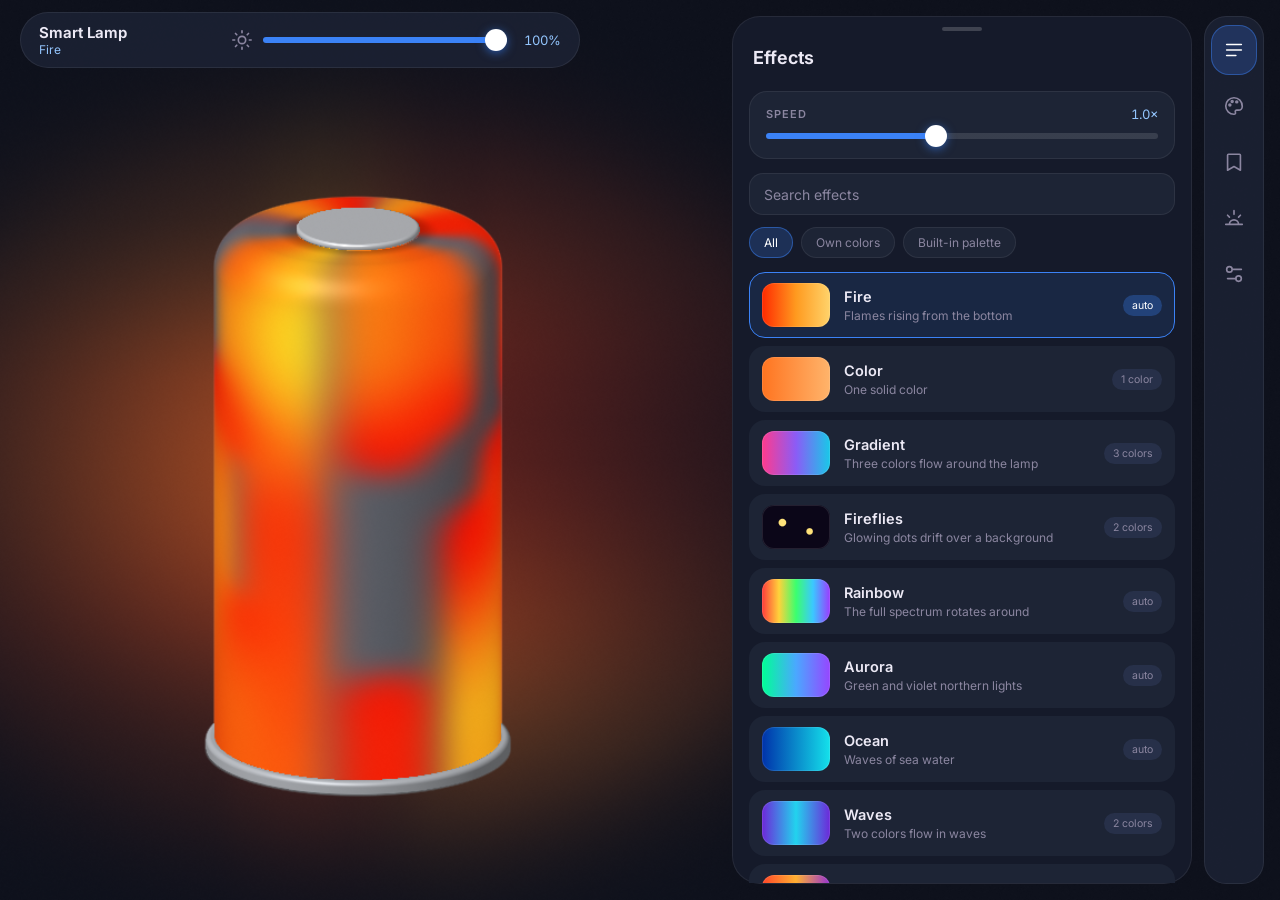
<file: index.html>
<!DOCTYPE html>
<html lang="uk">
<head>
<meta charset="UTF-8">
<meta name="viewport" content="width=device-width, initial-scale=1.0, viewport-fit=cover">
<title>Smart Lamp</title>
<meta name="theme-color" content="#0d0b14">
<meta name="apple-mobile-web-app-capable" content="yes">
<meta name="mobile-web-app-capable" content="yes">
<meta name="apple-mobile-web-app-status-bar-style" content="black-translucent">
<link rel="apple-touch-icon" sizes="192x192" href="icon-192.png">
<link rel="manifest" href="manifest.json">
<link rel="preconnect" href="https://fonts.googleapis.com"><link rel="preconnect" href="https://fonts.gstatic.com" crossorigin>
<link href="https://fonts.googleapis.com/css2?family=Inter:wght@400;500;600;700&display=swap" rel="stylesheet">
<style>
:root{--bg:#0d0b14;--panel:#141120;--card:#1c1829;--card2:#241f35;--line:rgba(255,255,255,.07);--acc:#8b5cf6;--acc2:#c4b5fd;--text:#ece9f5;--muted:#8b86a0;--navh:76px;--sheet-top:calc(env(safe-area-inset-top) + 112px);font-family:"Inter",system-ui,-apple-system,"Segoe UI",Roboto,sans-serif;--panel-bg:#121118}
*{margin:0;padding:0;box-sizing:border-box;-webkit-tap-highlight-color:transparent}
[hidden]{display:none!important}
html,body{height:100%;background:var(--bg);color:var(--text);overflow:hidden}
button{font:inherit;color:inherit;border:0;background:none;cursor:pointer;touch-action:manipulation;text-align:inherit}
:focus-visible{outline:2px solid var(--acc2);outline-offset:2px}
svg.i{width:22px;height:22px;fill:none;stroke:currentColor;stroke-width:1.8;stroke-linecap:round;stroke-linejoin:round;flex:none}
#scene{position:fixed;inset:0;z-index:1;touch-action:none}
#scene canvas{width:100%;height:100%;display:block}
#topbar{transition:left .3s cubic-bezier(.2,.85,.25,1);position:fixed;z-index:7;top:calc(env(safe-area-inset-top) + 12px);left:12px;right:12px;max-width:560px;margin:0 auto;display:flex;align-items:center;gap:16px;padding:10px 18px;border-radius:99px;background:var(--bar);border:1px solid var(--line)}
.tb-name{min-width:0;flex:0 0 clamp(112px,34%,176px)}.tb-bri .val{flex:none;width:44px;text-align:right}
.tb-name b{display:block;font-size:15px;font-weight:650;white-space:nowrap;overflow:hidden;text-overflow:ellipsis}
.tb-name small{display:block;font-size:12px;color:var(--acc2);white-space:nowrap;overflow:hidden;text-overflow:ellipsis}
.tb-bri{flex:1;display:flex;align-items:center;gap:10px;color:var(--muted);min-width:0}
.tb-bri input{flex:1;min-width:0}
.val{font-size:13px;color:var(--acc2);font-variant-numeric:tabular-nums}
#tabs{position:fixed;z-index:7;left:12px;right:12px;bottom:calc(10px + env(safe-area-inset-bottom));max-width:560px;margin:0 auto;display:grid;grid-template-columns:repeat(5,1fr);gap:4px;padding:6px;border-radius:24px;background:var(--bar);border:1px solid var(--line)}
#tabs button{display:flex;flex-direction:column;align-items:center;gap:4px;padding:9px 0 7px;font-size:10.5px;color:var(--muted);border-radius:18px;transition:.2s}
#tabs button[aria-selected="true"]{color:#fff;background:color-mix(in srgb,var(--acc) 22%,transparent);box-shadow:inset 0 0 0 1px color-mix(in srgb,var(--acc) 45%,transparent)}
#sheet{position:fixed;z-index:6;left:0;right:0;bottom:0;top:var(--sheet-top);margin:0 auto;width:100%;max-width:560px;padding-bottom:calc(86px + env(safe-area-inset-bottom));display:flex;flex-direction:column;background:var(--panel-bg);border:1px solid var(--line);border-bottom:0;border-radius:28px 28px 0 0;transform:translateY(108%);transition:transform .32s cubic-bezier(.2,.85,.25,1);will-change:transform;contain:layout paint}
#sheet.open{transform:none}
body.sheet-open #topbar{left:92px}
.speedcard{padding:14px 16px 8px;margin-bottom:14px;border-radius:18px;background:var(--card);border:1px solid var(--line)}
@media (min-width:900px){
 #topbar{left:20px;right:auto;margin:0;width:min(620px,calc(100vw - 620px))}
 #tabs{left:auto;right:16px;top:16px;bottom:16px;width:60px;max-width:none;margin:0;display:flex;flex-direction:column;justify-content:flex-start;gap:6px;padding:8px 6px;border-radius:22px}
 #tabs button{font-size:0;gap:0;padding:14px 0}
 #sheet{left:auto;right:88px;top:16px;bottom:16px;margin:0;contain:none;width:min(460px,calc(100vw - 580px));max-width:none;top:16px;height:auto;padding-bottom:0;border:1px solid var(--line);border-radius:28px;transform:translateX(calc(100% + 140px));box-shadow:none}
 #sheet.open{transform:none}
 body.sheet-open #topbar{left:20px}
 #grab{cursor:default;padding-top:18px}#grab i{display:none}
}
#grab{padding:10px 0 4px;touch-action:none;cursor:grab}
#grab i{display:block;width:40px;height:4px;margin:0 auto 10px;border-radius:9px;background:rgba(255,255,255,.18)}
.gtitle{display:flex;align-items:center;gap:4px;padding:0 14px 8px 20px;min-height:40px}.gtitle .stitle{font-size:18px;font-weight:650}.back{display:grid;place-items:center;width:34px;height:34px;margin-left:-10px;border-radius:50%;color:var(--acc2)}
#pages{flex:1;overflow-y:auto;padding:6px 16px 16px;scrollbar-width:none;overscroll-behavior:contain}
#pages::-webkit-scrollbar{display:none}
h3{font-size:11px;font-weight:600;letter-spacing:.1em;text-transform:uppercase;color:var(--muted);margin:0 0 10px}
.row{display:flex;align-items:center;justify-content:space-between;gap:12px}
.block+.block{margin-top:22px}
.btn{display:inline-flex;align-items:center;justify-content:center;gap:6px;min-height:42px;padding:0 16px;border-radius:14px;background:var(--card2);border:1px solid var(--line);font-size:13px}
.btn.pri{background:var(--acc);border-color:transparent;color:#fff}
.btn:active{transform:scale(.97)}
.input{width:100%;min-height:42px;padding:0 14px;border-radius:14px;background:var(--card);border:1px solid var(--line);color:var(--text);font:inherit;font-size:14px}
.input::placeholder{color:var(--muted)}
.chips{display:flex;gap:8px;margin:12px 0 14px;overflow-x:auto;scrollbar-width:none}
.chips button{padding:7px 14px;border-radius:99px;background:var(--card);border:1px solid var(--line);font-size:12px;color:var(--muted);white-space:nowrap}
.chips button[aria-pressed="true"]{background:color-mix(in srgb,var(--acc) 22%,transparent);border-color:color-mix(in srgb,var(--acc) 50%,transparent);color:#fff}
.fx,.preset>button:first-child,.cursum{display:flex;align-items:center;gap:14px;width:100%;padding:10px 12px;border-radius:16px;background:var(--card);border:1px solid transparent}
.fx+.fx{margin-top:8px}
.fx[aria-pressed="true"]{border-color:var(--acc);background:color-mix(in srgb,var(--acc) 12%,transparent)}
.strip{width:68px;height:44px;border-radius:12px;flex:none;box-shadow:inset 0 0 0 1px rgba(255,255,255,.1)}
.strip.sm{width:44px;height:34px;border-radius:10px}
.txt{flex:1;min-width:0;display:flex;flex-direction:column;gap:3px}
.fx .txt small{white-space:normal}.txt b{font-size:14.5px;font-weight:600}.txt small{font-size:12px;color:var(--muted);white-space:nowrap;overflow:hidden;text-overflow:ellipsis}
.tag{font-size:10.5px;padding:4px 9px;border-radius:99px;background:var(--card2);color:var(--muted);white-space:nowrap}
.fx[aria-pressed="true"] .tag{background:color-mix(in srgb,var(--acc) 30%,transparent);color:#fff}
.dots{display:flex}.dots i{width:16px;height:16px;border-radius:50%;margin-left:-5px;border:2px solid var(--card);box-shadow:0 0 0 1px rgba(255,255,255,.1)}
.preset{display:flex;align-items:center;border-radius:16px;background:var(--card);border:1px solid transparent;margin-bottom:8px}
.preset[aria-current="true"]{border-color:var(--acc)}
.preset>button:first-child{background:none;border:0}
.preset .x{padding:0 16px;font-size:20px;color:var(--muted)}
.cursum{margin:10px 0}
#slots{display:flex;gap:8px;margin-bottom:16px;flex-wrap:wrap}
#slots button{display:flex;align-items:center;gap:8px;padding:8px 14px 8px 10px;border-radius:99px;background:var(--card);border:1px solid var(--line);font-size:12.5px}
#slots button[aria-pressed="true"]{border-color:var(--acc);background:color-mix(in srgb,var(--acc) 16%,transparent)}
#slots i{width:20px;height:20px;border-radius:50%;box-shadow:inset 0 0 0 1px rgba(255,255,255,.2)}
.lbl{display:flex;justify-content:space-between;font-size:12px;color:var(--muted);margin:10px 0 0}
input[type=range]{-webkit-appearance:none;appearance:none;display:block;width:100%;height:28px;background:transparent;touch-action:pan-y}
input[type=range]::-webkit-slider-runnable-track{height:6px;border-radius:9px;background:linear-gradient(90deg,var(--acc) var(--p,50%),rgba(255,255,255,.12) var(--p,50%))}
input[type=range]::-webkit-slider-thumb{-webkit-appearance:none;width:22px;height:22px;margin-top:-8px;border-radius:50%;background:#fff;box-shadow:0 2px 10px color-mix(in srgb,var(--acc) 60%,transparent)}
input[type=range]::-moz-range-track{height:6px;border-radius:9px;background:rgba(255,255,255,.12)}
input[type=range]::-moz-range-progress{height:6px;border-radius:9px;background:var(--acc)}
input[type=range]::-moz-range-thumb{width:22px;height:22px;border:0;border-radius:50%;background:#fff}
input.grad::-webkit-slider-runnable-track{height:10px;background:linear-gradient(90deg,var(--g1),var(--g2))}
input.grad::-webkit-slider-thumb{margin-top:-6px}
input.grad::-moz-range-track{height:10px;background:linear-gradient(90deg,var(--g1),var(--g2))}
#swatches{display:grid;grid-template-columns:repeat(6,1fr);gap:10px;justify-items:center}
#swatches button{width:100%;max-width:42px;aspect-ratio:1;border-radius:50%;border:2px solid rgba(255,255,255,.12)}
#swatches button[aria-pressed="true"]{border-color:#fff;box-shadow:0 0 0 3px color-mix(in srgb,var(--acc) 60%,transparent)}
#palettes{display:grid;grid-template-columns:1fr 1fr;gap:10px}
#palettes button{display:flex;flex-direction:column;gap:7px;padding:10px;border-radius:14px;background:var(--card);border:1px solid var(--line);font-size:12px;color:var(--muted)}
#palettes span{display:block;height:22px;border-radius:8px}
.seg{display:grid;grid-auto-flow:column;grid-auto-columns:1fr;gap:3px;padding:3px;border-radius:14px;background:var(--bg)}
.seg button{min-height:36px;border-radius:11px;font-size:12.5px;color:var(--muted);text-align:center}
.seg button[aria-pressed="true"]{background:var(--card2);color:#fff}
.item{display:flex;align-items:center;justify-content:space-between;gap:12px;padding:12px 0;font-size:14px;border-bottom:1px solid var(--line)}
.item small{display:block;font-size:12px;color:var(--muted);margin-top:2px}
.toggle{position:relative;width:48px;height:28px;flex:none}
.toggle input{position:absolute;inset:0;opacity:0;cursor:pointer;z-index:1}
.toggle i{position:absolute;inset:0;border-radius:99px;background:var(--card2);border:1px solid var(--line);transition:.2s}
.toggle i::after{content:"";position:absolute;top:3px;left:3px;width:20px;height:20px;border-radius:50%;background:var(--muted);transition:.2s}
.toggle input:checked+i{background:var(--acc);border-color:transparent}
.toggle input:checked+i::after{left:25px;background:#fff}
.time{width:100%;min-height:68px;margin:10px 0 4px;border-radius:18px;background:var(--card);border:1px solid var(--line);color:var(--text);font-weight:600;font-size:36px;font-family:inherit;text-align:center;color-scheme:dark}
.hint{font-size:12px;color:var(--muted);line-height:1.5;margin-top:12px}
#toast{position:fixed;z-index:9;left:50%;top:calc(env(safe-area-inset-top) + 16px);transform:translate(-50%,-8px);padding:9px 16px;border-radius:14px;font-size:13px;font-weight:600;background:var(--card2);border:1px solid var(--line);opacity:0;pointer-events:none;transition:opacity .25s,transform .25s}
#toast.show{opacity:1;transform:translate(-50%,0)}
#fps-counter{position:fixed;z-index:9;left:10px;top:calc(env(safe-area-inset-top) + 10px);padding:3px 7px;border-radius:6px;background:rgba(0,0,0,.6);font:11px monospace;pointer-events:none}
@media (prefers-reduced-motion:reduce){*{transition:none!important}}

.discwrap{position:relative;width:min(200px,54vw);aspect-ratio:1;margin:0 auto 14px}
#disc{width:100%;height:100%;border-radius:50%;touch-action:none;cursor:pointer;background:linear-gradient(rgba(0,0,0,var(--dk,0)),rgba(0,0,0,var(--dk,0))),radial-gradient(circle closest-side,#fff,rgba(255,255,255,0)),conic-gradient(#f00,#ff0,#0f0,#0ff,#00f,#f0f,#f00);box-shadow:0 0 0 1px var(--line),0 10px 30px rgba(0,0,0,.35)}
#ring-thumb{position:absolute;width:24px;height:24px;margin:-12px 0 0 -12px;border-radius:50%;border:3px solid #fff;box-shadow:0 2px 10px rgba(0,0,0,.6);pointer-events:none}
.center{display:flex;justify-content:center;margin-bottom:6px}
.foot{text-align:center;font-size:12px;color:var(--muted);margin:22px 0 4px}
#pop-bg{position:fixed;inset:0;z-index:29}
.pop{position:fixed;z-index:30;min-width:190px;padding:6px;border-radius:16px;background:color-mix(in srgb,var(--bg) 78%,#fff 10%);border:1px solid var(--line);box-shadow:0 12px 40px rgba(0,0,0,.55)}
.po{display:block;width:100%;padding:11px 14px;border-radius:11px;font-size:14px}
.po[aria-pressed="true"]{background:color-mix(in srgb,var(--acc) 28%,transparent);color:#fff}
.lookprev{position:relative;height:176px;border-radius:20px;overflow:hidden;margin-bottom:18px;border:1px solid var(--line);background:linear-gradient(180deg,var(--pv1,#000),var(--pv2,#000))}
.lp-lamp{position:absolute;left:16px;top:14px;width:24px;height:48px;border-radius:9px 9px 5px 5px;background:linear-gradient(180deg,var(--acc2),var(--acc));box-shadow:0 0 26px color-mix(in srgb,var(--acc) 60%,transparent)}
.lp-bar{position:absolute;left:56px;right:14px;top:18px;height:24px;border-radius:99px;background:var(--bar)}
.lp-bar i{position:absolute;left:14px;right:14px;top:10px;height:4px;border-radius:9px;background:var(--acc)}
.lp-sheet{position:absolute;left:0;right:0;bottom:0;height:104px;border-radius:18px 18px 0 0;background:var(--panel-bg);padding:12px 14px;border-top:1px solid var(--line)}
.lp-row{height:22px;border-radius:9px;background:var(--card);margin-bottom:8px}
.lp-btn{width:96px;height:26px;border-radius:9px;background:var(--acc)}
.menu{display:flex;flex-direction:column;gap:8px}
.mi{display:flex;align-items:center;gap:12px;width:100%;padding:14px 16px;border-radius:16px;background:var(--card);border:1px solid var(--line);font-size:15px}
.mi b{font-weight:600;flex:1}.mi small{color:var(--muted);font-size:13px}.mi svg{width:18px;height:18px;color:var(--muted)}
.sub .item:last-child{border-bottom:0}
.opts{display:flex;flex-wrap:wrap;gap:10px}
.opt{display:flex;align-items:center;gap:8px;padding:10px 14px;border-radius:14px;background:var(--card);border:1px solid var(--line);font-size:13px}
.opt[aria-pressed="true"]{border-color:var(--acc);background:color-mix(in srgb,var(--acc) 16%,transparent)}
.opt i{width:18px;height:18px;border-radius:50%;box-shadow:inset 0 0 0 1px rgba(255,255,255,.2)}
.opt .st{width:34px;height:22px;border-radius:7px}
#accents .opt{padding:10px}
.statusline{font-size:13px;color:var(--muted);margin-top:10px;line-height:1.5}
.rand{display:inline-flex;align-items:center;gap:8px;margin-bottom:14px}
.rand svg{width:18px;height:18px}
</style>
</head>
<body>
<svg width="0" height="0" style="position:absolute" aria-hidden="true">
 <symbol id="i-fx" viewBox="0 0 24 24"><path d="M4 6h16M4 12h16M4 18h10"/></symbol>
 <symbol id="i-color" viewBox="0 0 24 24"><path d="M12 3a9 9 0 1 0 0 18c1.4 0 2-1 1.5-2.2-.5-1.2.2-2.3 1.6-2.3H17a4 4 0 0 0 4-4C21 6.8 17 3 12 3Z"/><circle cx="7.5" cy="11" r="1"/><circle cx="10" cy="7" r="1"/><circle cx="15" cy="7.5" r="1"/></symbol>
 <symbol id="i-saved" viewBox="0 0 24 24"><path d="M6 3.5h12a1 1 0 0 1 1 1V21l-7-4-7 4V4.5a1 1 0 0 1 1-1Z"/></symbol>
 <symbol id="i-sun" viewBox="0 0 24 24"><path d="M3 19h18M7 19a5 5 0 0 1 10 0M12 4v4M5 9l2 2M19 9l-2 2"/></symbol>
 <symbol id="i-set" viewBox="0 0 24 24"><path d="M20 7h-9M14 17H5"/><circle cx="17" cy="17" r="3"/><circle cx="7" cy="7" r="3"/></symbol>
 <symbol id="i-bri" viewBox="0 0 24 24"><circle cx="12" cy="12" r="4"/><path d="M12 2v2M12 20v2M4.9 4.9l1.4 1.4M17.7 17.7l1.4 1.4M2 12h2M20 12h2M4.9 19.1l1.4-1.4M17.7 6.3l1.4-1.4"/></symbol>
 <symbol id="i-dice" viewBox="0 0 24 24"><rect x="4" y="4" width="16" height="16" rx="4"/><circle cx="9" cy="9" r="1"/><circle cx="15" cy="15" r="1"/><circle cx="15" cy="9" r="1"/><circle cx="9" cy="15" r="1"/></symbol>
 <symbol id="i-chev" viewBox="0 0 24 24"><path d="m9 6 6 6-6 6"/></symbol>
 <symbol id="i-back" viewBox="0 0 24 24"><path d="m15 6-6 6 6 6"/></symbol>
</svg>
<div id="scene"></div>
<header id="topbar">
 <div class="tb-name"><b id="lamp-title"></b><small id="now"></small></div>
 <div class="tb-bri"><svg class="i"><use href="#i-bri"/></svg><input id="brightness" type="range" min="0" max="100" value="100" aria-label="Brightness"><span class="val" id="brightness-value"></span></div>
</header>
<nav id="tabs">
 <button type="button" data-tab="fx" aria-selected="false" data-i18n-label="title.fx"><svg class="i"><use href="#i-fx"/></svg><span data-i18n="tab.fx"></span></button>
 <button type="button" data-tab="color" aria-selected="false" data-i18n-label="title.color"><svg class="i"><use href="#i-color"/></svg><span data-i18n="tab.color"></span></button>
 <button type="button" data-tab="saved" aria-selected="false" data-i18n-label="title.saved"><svg class="i"><use href="#i-saved"/></svg><span data-i18n="tab.saved"></span></button>
 <button type="button" data-tab="sun" aria-selected="false" data-i18n-label="title.sun"><svg class="i"><use href="#i-sun"/></svg><span data-i18n="tab.sun"></span></button>
 <button type="button" data-tab="set" aria-selected="false" data-i18n-label="title.set"><svg class="i"><use href="#i-set"/></svg><span data-i18n="tab.set"></span></button>
</nav>
<aside id="sheet">
 <div id="grab"><i></i><div class="gtitle"><button id="back" class="back" type="button" hidden data-i18n-label="common.back"><svg class="i"><use href="#i-back"/></svg></button><div class="stitle" id="stitle"></div></div></div>
 <div id="pages">
  <section class="page" data-p="fx" hidden>
   <div class="speedcard"><div class="row"><h3 style="margin:0" data-i18n="fx.speed"></h3><span class="val" id="effect-speed-value"></span></div><input id="effect-speed" type="range" min="25" max="200" value="100"></div>
   <input id="fx-search" class="input" type="search" data-i18n-ph="fx.search">
   <div id="fx-filters" class="chips"><button type="button" data-filter="all" aria-pressed="true" data-i18n="fx.all"></button><button type="button" data-filter="own" aria-pressed="false" data-i18n="fx.own"></button><button type="button" data-filter="auto" aria-pressed="false" data-i18n="fx.auto"></button></div>
   <div id="effect-list"></div>
  </section>
  <section class="page" data-p="color" hidden>
   <div id="color-none" hidden><p class="hint" style="margin:0 0 14px" data-i18n="col.none"></p><button id="to-mono" class="btn pri" type="button" data-i18n="col.mono"></button></div>
   <div id="color-ui">
    <div id="slots"></div>
    <div class="discwrap"><div id="disc" data-i18n-label="col.hue"></div><div id="ring-thumb"></div></div>
    <div class="center"><button id="rand-pal" class="btn" type="button"><svg class="i"><use href="#i-dice"/></svg><span data-i18n="col.rand"></span></button></div>
    <div class="lbl"><span data-i18n="col.val"></span></div><input id="val" class="grad" type="range" min="5" max="100" value="100">
    <h3 style="margin-top:22px" data-i18n="col.std"></h3><div id="swatches"></div>
    <h3 style="margin-top:22px" data-i18n="col.sets"></h3><div id="palettes"></div>
   </div>
  </section>
  <section class="page" data-p="saved" hidden>
   <h3 data-i18n="saved.cur"></h3>
   <div class="cursum" id="cur-sum"></div>
   <input id="cur-name" class="input" type="text" maxlength="24" data-i18n-ph="saved.name">
   <div class="row" style="margin:10px 0 22px;gap:8px"><button id="preset-add" class="btn pri" type="button" style="flex:1" data-i18n="saved.add"></button><button id="preset-update" class="btn" type="button" style="flex:1" data-i18n="saved.upd"></button></div>
   <h3 data-i18n="saved.list"></h3><div id="preset-list"></div>
   <p class="hint" data-i18n="saved.hint"></p>
  </section>
  <section class="page" data-p="sun" hidden>
   <div class="row"><h3 style="margin:0" data-i18n="sun.alarm"></h3><label class="toggle"><input id="alarm-on" type="checkbox"><i></i></label></div>
   <input id="alarm-time" class="time" type="time" value="07:00">
   <div class="block"><div class="row"><h3 style="margin:0" data-i18n="sun.dur"></h3><span class="val" id="alarm-dur-val"></span></div><input id="alarm-dur" type="range" min="5" max="60" step="5" value="20"></div>
   <div class="block"><button id="alarm-test" class="btn" type="button" style="width:100%" data-i18n="sun.test"></button></div>
   <p class="hint" data-i18n="sun.hint"></p>
  </section>
  <section class="page" data-p="set" hidden>
   <div id="set-menu" class="menu"></div>
   <p id="about-foot" class="foot"></p>
   <div class="sub" data-sp="lamp" hidden>
    <h3 data-i18n="lamp.name"></h3><input id="lamp-name" class="input" type="text" maxlength="24" data-i18n-ph="lamp.name">
    <h3 style="margin-top:20px" data-i18n="lamp.id"></h3><div class="row" style="gap:8px"><input id="lamp-id" class="input" type="text" maxlength="24"><button id="lamp-id-rand" class="btn" type="button" data-i18n="lamp.rand"></button></div>
    <p class="hint" data-i18n="lamp.hint"></p>
    <div class="item" style="margin-top:16px"><div><span data-i18n="gest.bri"></span><small data-i18n="gest.bri.d"></small></div><label class="toggle"><input data-sim="swipeBri" type="checkbox"><i></i></label></div>
   </div>
   <div class="sub" data-sp="sim" hidden>
    <div class="item"><span data-i18n="sim.fps"></span><div class="seg" data-seg="fps" style="min-width:170px"><button type="button" data-v="30">30</button><button type="button" data-v="60">60</button><button type="button" data-v="999" data-i18n="sim.max"></button></div></div>
    <div class="item"><span data-i18n="sim.q"></span><div class="seg" data-seg="quality" style="min-width:190px"><button type="button" data-v="0.6" data-i18n="q.low"></button><button type="button" data-v="0.8" data-i18n="q.mid"></button><button type="button" data-v="1" data-i18n="q.high"></button></div></div>
    <div class="item"><div><span data-i18n="sim.glow"></span><small data-i18n="sim.glow.d"></small></div><div style="width:46%"><input data-simr="glow" type="range" min="0" max="150" step="5"><div class="val" id="glow-val" style="text-align:right"></div></div></div>
    <div class="item"><div><span data-i18n="sim.size"></span><small data-i18n="sim.size.d"></small></div><div style="width:46%"><input data-simr="size" type="range" min="60" max="140" step="5"><div class="val" id="size-val" style="text-align:right"></div></div></div>
    <div class="item"><div><span data-i18n="sim.tilt"></span><small data-i18n="sim.tilt.d"></small></div><div style="width:46%"><input data-simr="tilt" type="range" min="5" max="35"><div class="val" id="tilt-val" style="text-align:right"></div></div></div>
    <div class="item"><div><span data-i18n="sim.smooth"></span><small data-i18n="sim.smooth.d"></small></div><label class="toggle"><input data-sim="smooth" type="checkbox"><i></i></label></div>
    <div class="item"><div><span data-i18n="sim.auto"></span><small data-i18n="sim.auto.d"></small></div><label class="toggle"><input data-sim="auto" type="checkbox"><i></i></label></div>
    <div class="item"><span data-i18n="sim.fpsshow"></span><label class="toggle"><input data-sim="showFps" type="checkbox"><i></i></label></div>
   </div>
   <div class="sub" data-sp="look" hidden>
    <div id="look-preview" class="lookprev"><div class="lp-lamp"></div><div class="lp-bar"><i></i></div><div class="lp-sheet"><div class="lp-row"></div><div class="lp-row" style="width:70%"></div><div class="lp-btn"></div></div></div>
    <h3 data-i18n="look.style"></h3><div id="styles" class="opts"></div><h3 style="margin-top:22px" data-i18n="look.accent"></h3><div id="accents" class="opts"></div>
    <button id="look-apply" class="btn pri" type="button" style="width:100%;margin-top:20px" data-i18n="look.apply"></button>
   </div>
   <div class="sub" data-sp="conn" hidden>
    <h3 data-i18n="conn.addr"></h3><div class="row" style="gap:8px"><input id="conn-addr" class="input" type="text" placeholder="lamp.local" autocapitalize="off" autocomplete="off"><button id="conn-check" class="btn" type="button" data-i18n="conn.check"></button></div>
    <p class="statusline" id="conn-status"></p><p class="hint" data-i18n="conn.hint"></p>
   </div>
   <div class="sub" data-sp="data" hidden>
    <div class="menu"><button id="data-export" class="mi" type="button"><b data-i18n="data.export"></b></button><button id="data-import" class="mi" type="button"><b data-i18n="data.import"></b></button><button id="preset-reset" class="mi" type="button"><b data-i18n="data.resetp"></b></button><button id="reset-all" class="mi" type="button"><b data-i18n="data.resetall"></b></button></div>
    <input id="import-file" type="file" accept="application/json,.json" hidden><p class="hint" data-i18n="data.hint"></p>
   </div>
  </section>
 </div>
</aside>
<div id="pop-bg" hidden></div><div id="pop" class="pop" hidden></div>
<div id="toast" role="status"></div>
<div id="fps-counter" hidden></div>
<script src="i18n.js?v=13"></script>
<script src="fastled.js?v=13"></script>
<script src="effects.js?v=13"></script>
<script src="sketch.js?v=13"></script>
<script>
if('serviceWorker' in navigator&&location.protocol!=='file:'){window.addEventListener('load',()=>{navigator.serviceWorker.register('./service-worker.js',{scope:'./'}).catch(()=>{});});}
</script>
</body>
</html>
</file>
